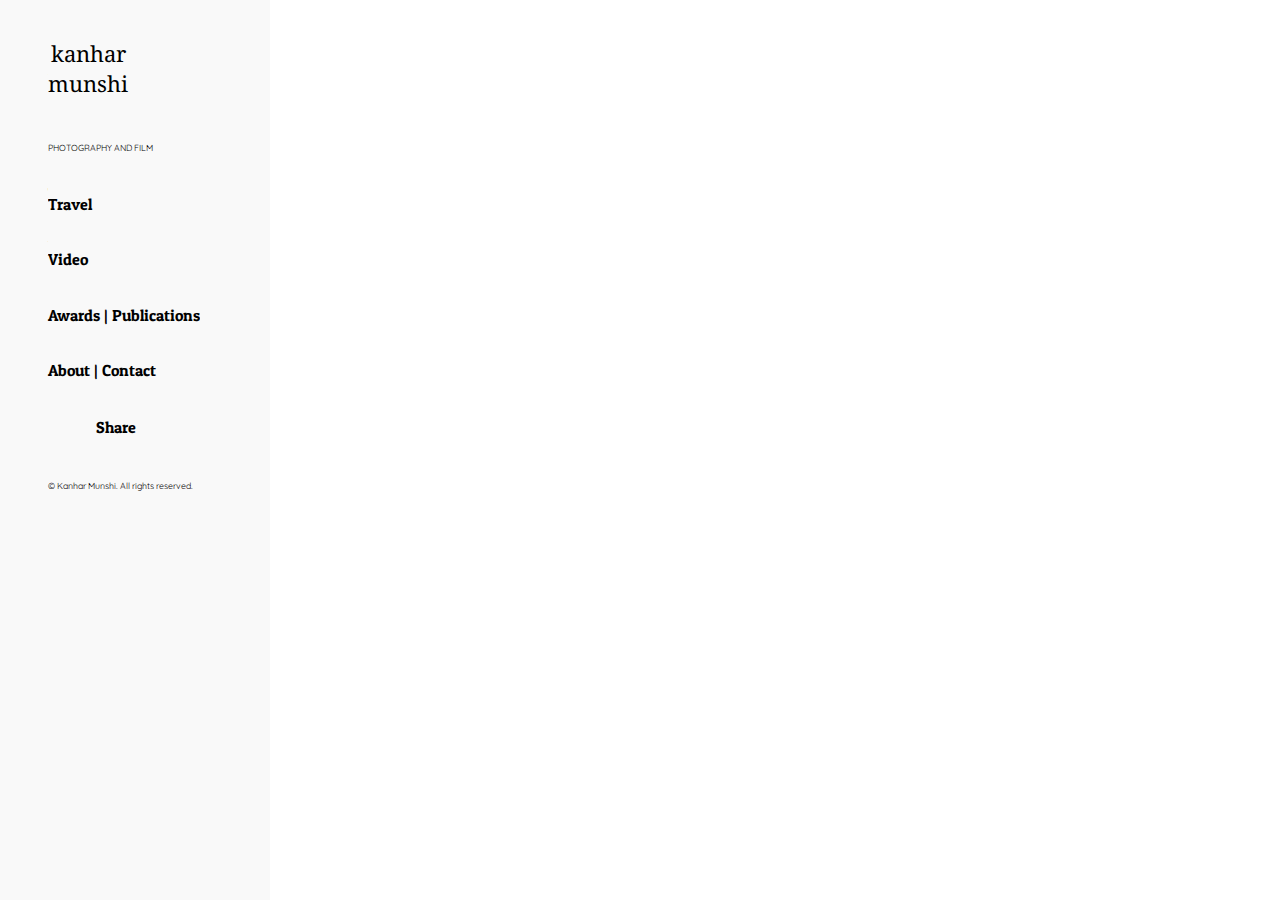
<file: index.html>
<!DOCTYPE html>
<html lang="en">
<head>
    <meta charset="UTF-8">
    <meta http-equiv="X-UA-Compatible" content="IE=edge">
    <meta name="viewport" content="width=device-width, initial-scale=1.0">
    <link rel="stylesheet" href="https://cdnjs.cloudflare.com/ajax/libs/font-awesome/5.15.3/css/all.min.css" integrity="sha512-iBBXm8fW90+nuLcSKlbmrPcLa0OT92xO1BIsZ+ywDWZCvqsWgccV3gFoRBv0z+8dLJgyAHIhR35VZc2oM/gI1w==" crossorigin="anonymous" referrerpolicy="no-referrer" />
    <link rel="stylesheet" href="css/style.css">
    <title>Kanhar Munshi</title>
</head>
<body>
    
    <!-- Header: main-header -->
    <header id="main-header" class="pl-1">
        <div>
            <a href="#" class="logo-text">kanhar<br /> munshi</a>
        </div>
        <div>
            <span>photography and film</span>
        </div>
        <ul>
            <li><a href="travel.html">Travel</a></li>
            <li><a href="video.html">Video</a></li>
            <li><a href="awards.html">Awards | Publications</a></li>
            <li><a href="contact.html">About | Contact</a></li>
        </ul>
        <div class="social-icons">
            <a href="#"><i class="fab fa-instagram"></i></a>
            <a href="#"><i class="fab fa-facebook"></i></a>
            <a href="#"><i class="fab fa-twitter"></i></a>
            <a href="#"><i class="fab fa-linkedin"></i></a>
            <a href="#">Share</a>
        </div>
        <div>
            <span>&copy; Kanhar Munshi. All rights reserved.</span>
        </div>
    </header>

</body>
</html>
</file>
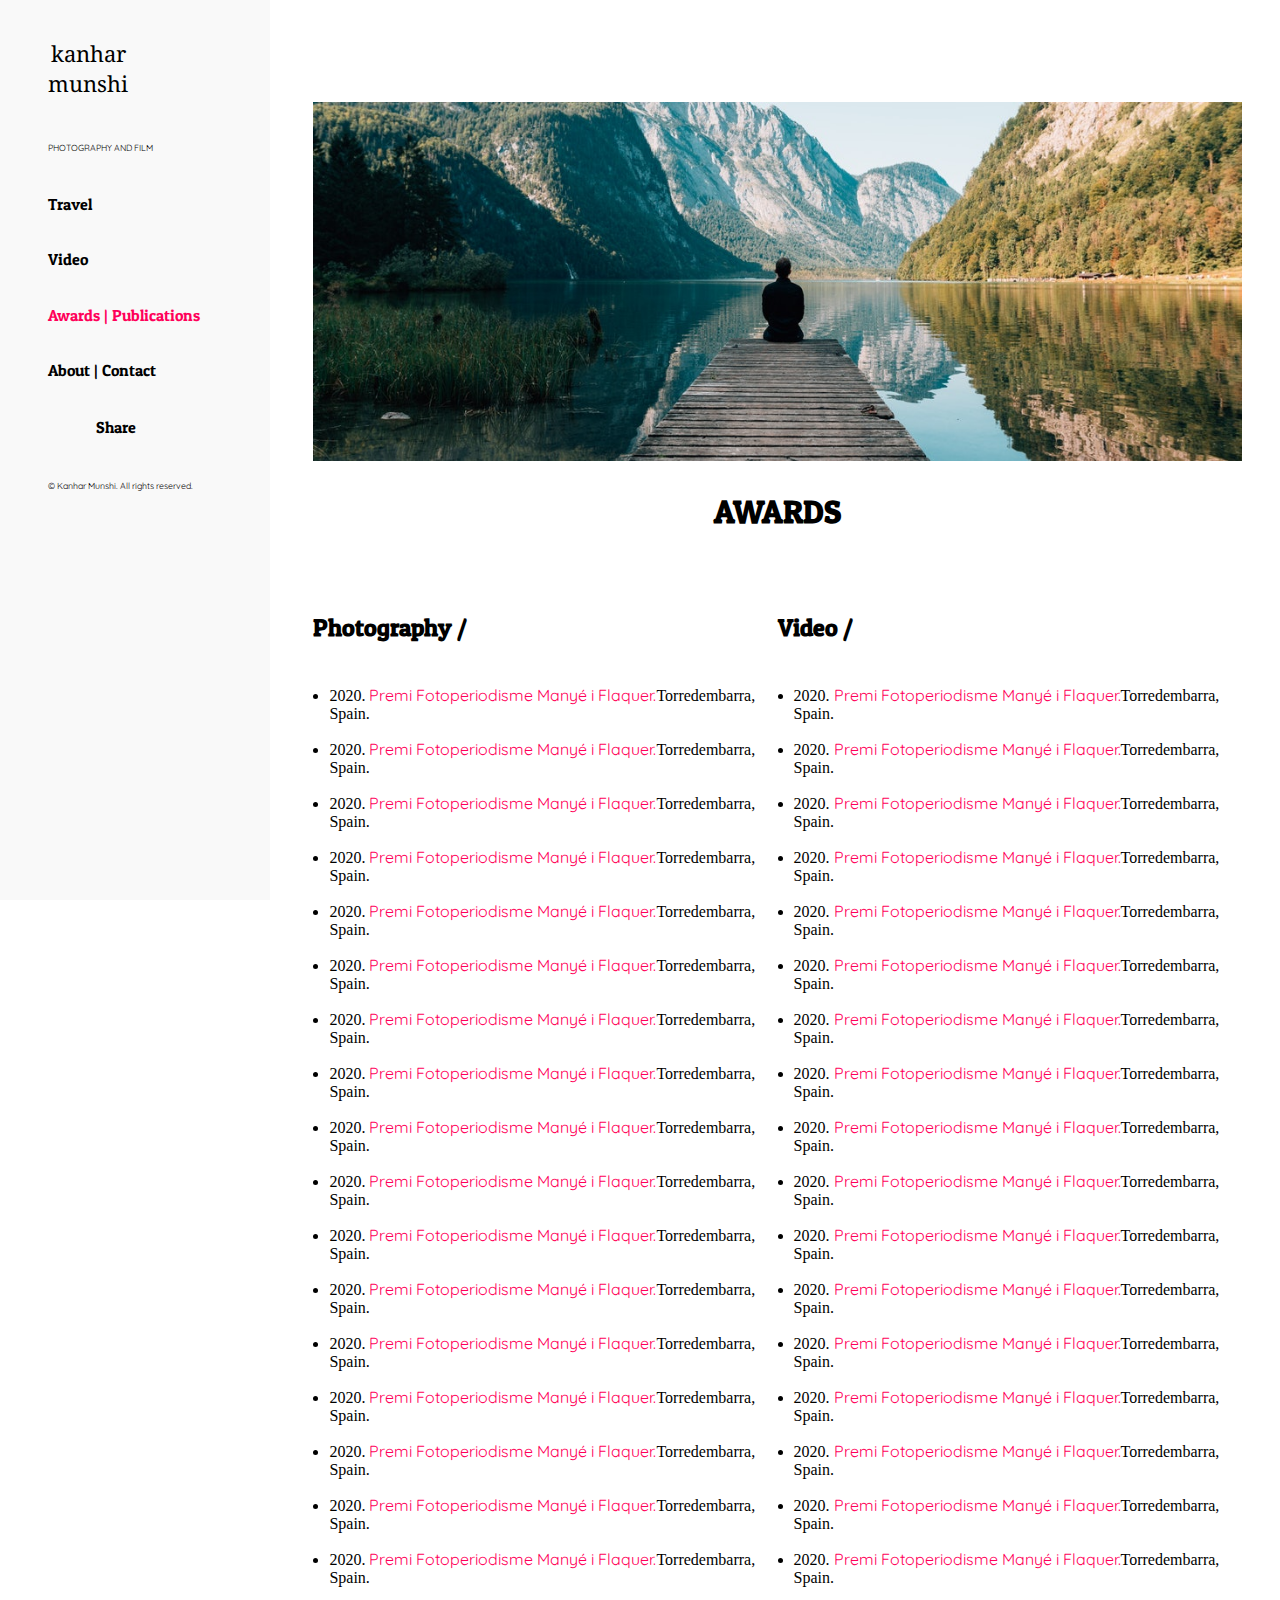
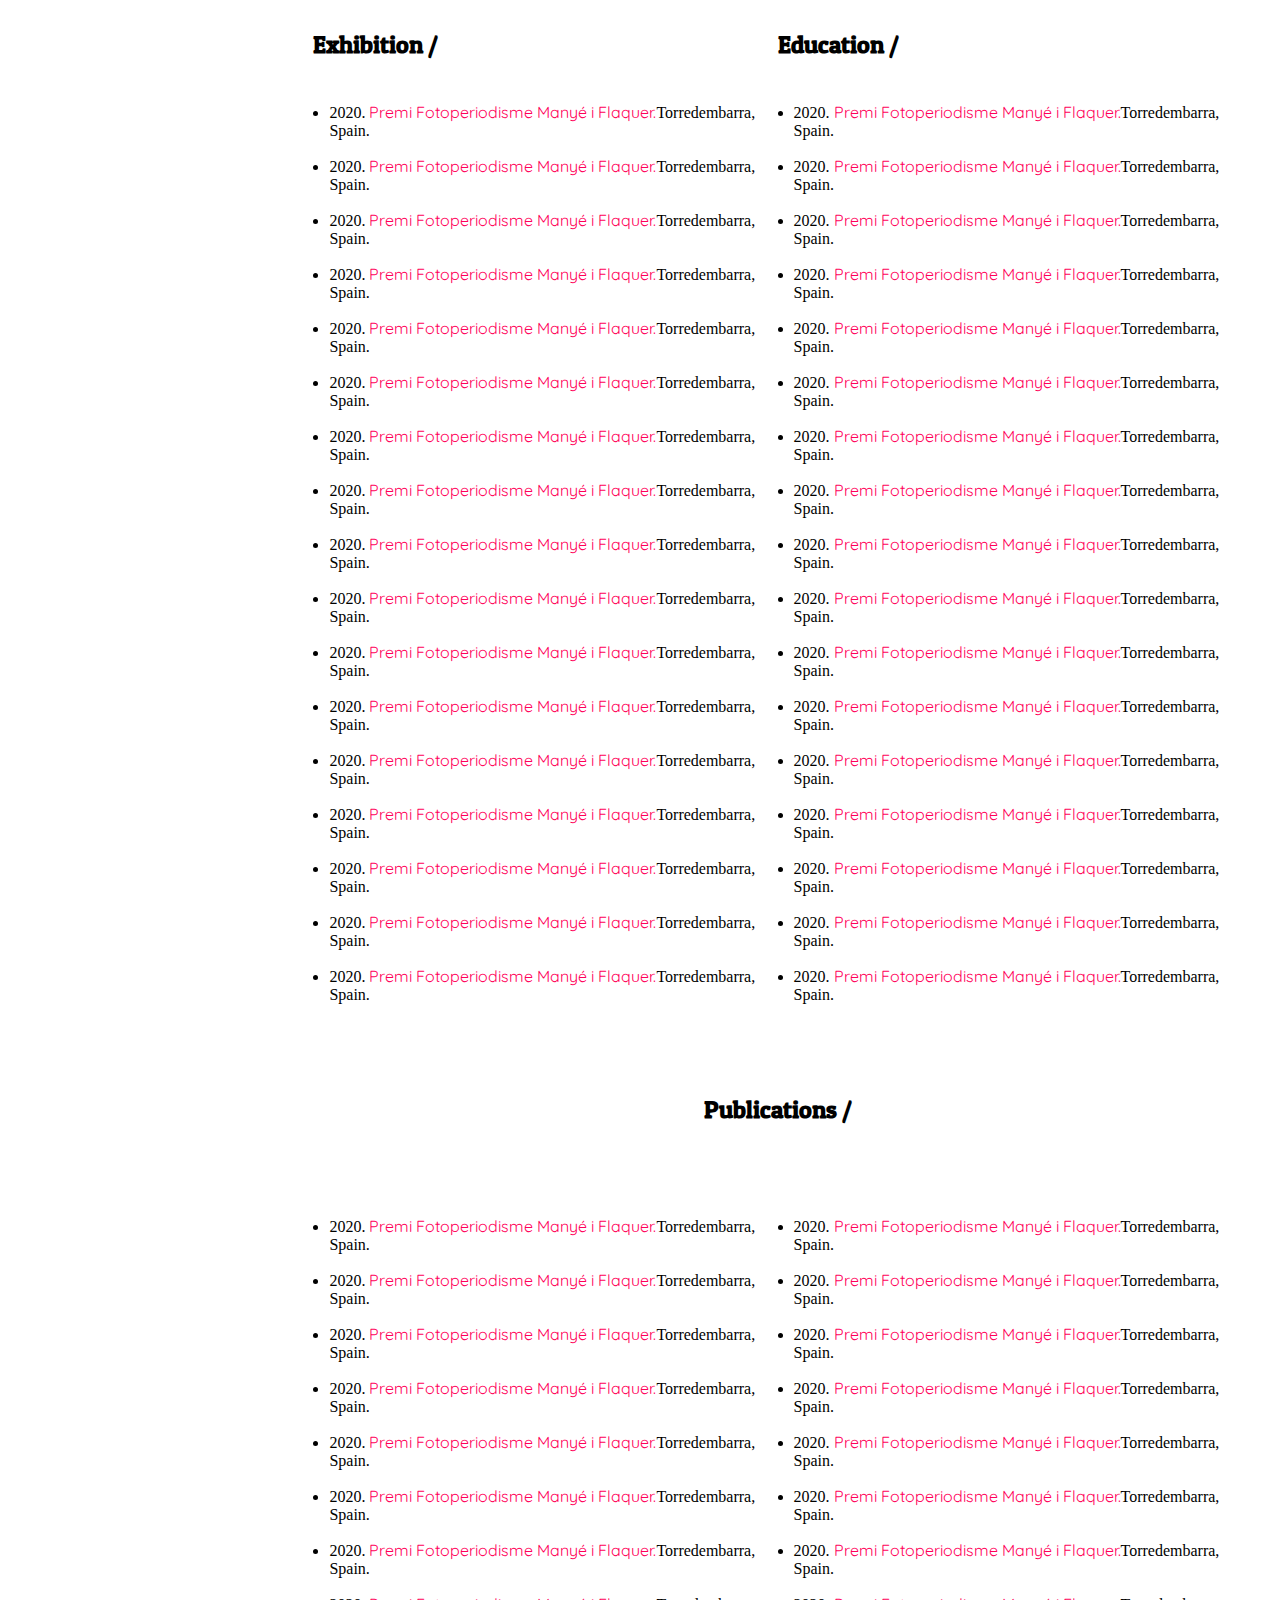
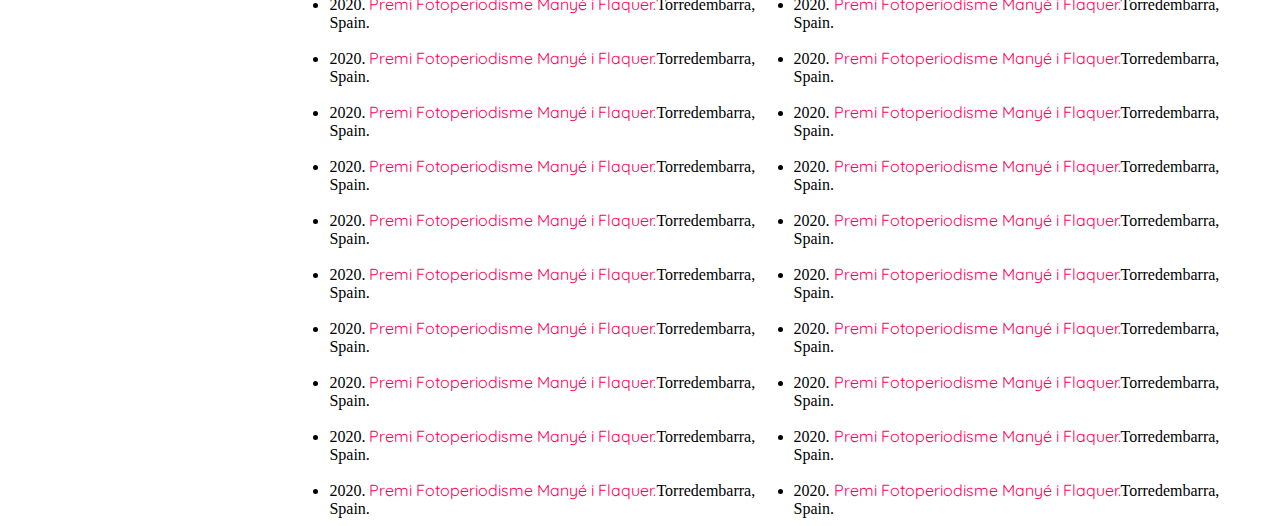
<file: awards.html>
<!DOCTYPE html>
<html lang="en">
<head>
    <meta charset="UTF-8">
    <meta http-equiv="X-UA-Compatible" content="IE=edge">
    <meta name="viewport" content="width=device-width, initial-scale=1.0">
    <link rel="stylesheet" href="https://cdnjs.cloudflare.com/ajax/libs/font-awesome/5.15.3/css/all.min.css" integrity="sha512-iBBXm8fW90+nuLcSKlbmrPcLa0OT92xO1BIsZ+ywDWZCvqsWgccV3gFoRBv0z+8dLJgyAHIhR35VZc2oM/gI1w==" crossorigin="anonymous" referrerpolicy="no-referrer" />
    <link rel="stylesheet" href="css/style.css">
    <title>Kanhar Munshi | Awards and publications</title>
</head>
<body>

    <!-- nav-btn -->
    <div id="nav-btn">
        <i class="fas fa-bars"></i>
    </div>

    <!-- Header: main-header -->
    <header id="main-header" class="pl-1">
        <div>
            <a href="#" class="logo-text">kanhar<br /> munshi</a>
        </div>
        <div>
            <span>photography and film</span>
        </div>
        <ul>
            <li><a href="travel.html">Travel</a></li>
            <li><a href="video.html">Video</a></li>
            <li><a href="#" class="active">Awards | Publications</a></li>
            <li><a href="contact.html">About | Contact</a></li>
        </ul>
        <div class="social-icons">
            <a href="#"><i class="fab fa-instagram"></i></a>
            <a href="#"><i class="fab fa-facebook"></i></a>
            <a href="#"><i class="fab fa-twitter"></i></a>
            <a href="#"><i class="fab fa-linkedin"></i></a>
            <a href="#">Share</a>
        </div>
        <div>
            <span>&copy; Kanhar Munshi. All rights reserved.</span>
        </div>
    </header>

    <!-- Section: awards -->
    <section id="awards">
        <div class="container awards-container">
            <div class="top-item">
                <div class="img-div">
                    <img src="img/img_about.jpg" alt="">
                </div>
                <h2>Awards</h2>
            </div>
            <div class="description-items">
                <div class="photography">
                    <h3>Photography /</h3>
                    <ul>
                        <li>2020. <a href="#" class="active"> Premi Fotoperiodisme Manyé i Flaquer.</a>Torredembarra, Spain.</li>
                        <li>2020. <a href="#" class="active"> Premi Fotoperiodisme Manyé i Flaquer.</a>Torredembarra, Spain.</li>
                        <li>2020. <a href="#" class="active"> Premi Fotoperiodisme Manyé i Flaquer.</a>Torredembarra, Spain.</li>
                        <li>2020. <a href="#" class="active"> Premi Fotoperiodisme Manyé i Flaquer.</a>Torredembarra, Spain.</li>
                        <li>2020. <a href="#" class="active"> Premi Fotoperiodisme Manyé i Flaquer.</a>Torredembarra, Spain.</li>
                        <li>2020. <a href="#" class="active"> Premi Fotoperiodisme Manyé i Flaquer.</a>Torredembarra, Spain.</li>
                        <li>2020. <a href="#" class="active"> Premi Fotoperiodisme Manyé i Flaquer.</a>Torredembarra, Spain.</li>
                        <li>2020. <a href="#" class="active"> Premi Fotoperiodisme Manyé i Flaquer.</a>Torredembarra, Spain.</li>
                        <li>2020. <a href="#" class="active"> Premi Fotoperiodisme Manyé i Flaquer.</a>Torredembarra, Spain.</li>
                        <li>2020. <a href="#" class="active"> Premi Fotoperiodisme Manyé i Flaquer.</a>Torredembarra, Spain.</li>
                        <li>2020. <a href="#" class="active"> Premi Fotoperiodisme Manyé i Flaquer.</a>Torredembarra, Spain.</li>
                        <li>2020. <a href="#" class="active"> Premi Fotoperiodisme Manyé i Flaquer.</a>Torredembarra, Spain.</li>
                        <li>2020. <a href="#" class="active"> Premi Fotoperiodisme Manyé i Flaquer.</a>Torredembarra, Spain.</li>
                        <li>2020. <a href="#" class="active"> Premi Fotoperiodisme Manyé i Flaquer.</a>Torredembarra, Spain.</li>
                        <li>2020. <a href="#" class="active"> Premi Fotoperiodisme Manyé i Flaquer.</a>Torredembarra, Spain.</li>
                        <li>2020. <a href="#" class="active"> Premi Fotoperiodisme Manyé i Flaquer.</a>Torredembarra, Spain.</li>
                        <li>2020. <a href="#" class="active"> Premi Fotoperiodisme Manyé i Flaquer.</a>Torredembarra, Spain.</li>
                    </ul>
                </div>
                <div class="video">
                    <h3>Video /</h3>
                    <ul>
                        <li>2020. <a href="#" class="active"> Premi Fotoperiodisme Manyé i Flaquer.</a>Torredembarra, Spain.</li>
                        <li>2020. <a href="#" class="active"> Premi Fotoperiodisme Manyé i Flaquer.</a>Torredembarra, Spain.</li>
                        <li>2020. <a href="#" class="active"> Premi Fotoperiodisme Manyé i Flaquer.</a>Torredembarra, Spain.</li>
                        <li>2020. <a href="#" class="active"> Premi Fotoperiodisme Manyé i Flaquer.</a>Torredembarra, Spain.</li>
                        <li>2020. <a href="#" class="active"> Premi Fotoperiodisme Manyé i Flaquer.</a>Torredembarra, Spain.</li>
                        <li>2020. <a href="#" class="active"> Premi Fotoperiodisme Manyé i Flaquer.</a>Torredembarra, Spain.</li>
                        <li>2020. <a href="#" class="active"> Premi Fotoperiodisme Manyé i Flaquer.</a>Torredembarra, Spain.</li>
                        <li>2020. <a href="#" class="active"> Premi Fotoperiodisme Manyé i Flaquer.</a>Torredembarra, Spain.</li>
                        <li>2020. <a href="#" class="active"> Premi Fotoperiodisme Manyé i Flaquer.</a>Torredembarra, Spain.</li>
                        <li>2020. <a href="#" class="active"> Premi Fotoperiodisme Manyé i Flaquer.</a>Torredembarra, Spain.</li>
                        <li>2020. <a href="#" class="active"> Premi Fotoperiodisme Manyé i Flaquer.</a>Torredembarra, Spain.</li>
                        <li>2020. <a href="#" class="active"> Premi Fotoperiodisme Manyé i Flaquer.</a>Torredembarra, Spain.</li>
                        <li>2020. <a href="#" class="active"> Premi Fotoperiodisme Manyé i Flaquer.</a>Torredembarra, Spain.</li>
                        <li>2020. <a href="#" class="active"> Premi Fotoperiodisme Manyé i Flaquer.</a>Torredembarra, Spain.</li>
                        <li>2020. <a href="#" class="active"> Premi Fotoperiodisme Manyé i Flaquer.</a>Torredembarra, Spain.</li>
                        <li>2020. <a href="#" class="active"> Premi Fotoperiodisme Manyé i Flaquer.</a>Torredembarra, Spain.</li>
                        <li>2020. <a href="#" class="active"> Premi Fotoperiodisme Manyé i Flaquer.</a>Torredembarra, Spain.</li>
                    </ul>
                </div>
                <div class="video">
                    <h3>Exhibition /</h3>
                    <ul>
                        <li>2020. <a href="#" class="active"> Premi Fotoperiodisme Manyé i Flaquer.</a>Torredembarra, Spain.</li>
                        <li>2020. <a href="#" class="active"> Premi Fotoperiodisme Manyé i Flaquer.</a>Torredembarra, Spain.</li>
                        <li>2020. <a href="#" class="active"> Premi Fotoperiodisme Manyé i Flaquer.</a>Torredembarra, Spain.</li>
                        <li>2020. <a href="#" class="active"> Premi Fotoperiodisme Manyé i Flaquer.</a>Torredembarra, Spain.</li>
                        <li>2020. <a href="#" class="active"> Premi Fotoperiodisme Manyé i Flaquer.</a>Torredembarra, Spain.</li>
                        <li>2020. <a href="#" class="active"> Premi Fotoperiodisme Manyé i Flaquer.</a>Torredembarra, Spain.</li>
                        <li>2020. <a href="#" class="active"> Premi Fotoperiodisme Manyé i Flaquer.</a>Torredembarra, Spain.</li>
                        <li>2020. <a href="#" class="active"> Premi Fotoperiodisme Manyé i Flaquer.</a>Torredembarra, Spain.</li>
                        <li>2020. <a href="#" class="active"> Premi Fotoperiodisme Manyé i Flaquer.</a>Torredembarra, Spain.</li>
                        <li>2020. <a href="#" class="active"> Premi Fotoperiodisme Manyé i Flaquer.</a>Torredembarra, Spain.</li>
                        <li>2020. <a href="#" class="active"> Premi Fotoperiodisme Manyé i Flaquer.</a>Torredembarra, Spain.</li>
                        <li>2020. <a href="#" class="active"> Premi Fotoperiodisme Manyé i Flaquer.</a>Torredembarra, Spain.</li>
                        <li>2020. <a href="#" class="active"> Premi Fotoperiodisme Manyé i Flaquer.</a>Torredembarra, Spain.</li>
                        <li>2020. <a href="#" class="active"> Premi Fotoperiodisme Manyé i Flaquer.</a>Torredembarra, Spain.</li>
                        <li>2020. <a href="#" class="active"> Premi Fotoperiodisme Manyé i Flaquer.</a>Torredembarra, Spain.</li>
                        <li>2020. <a href="#" class="active"> Premi Fotoperiodisme Manyé i Flaquer.</a>Torredembarra, Spain.</li>
                        <li>2020. <a href="#" class="active"> Premi Fotoperiodisme Manyé i Flaquer.</a>Torredembarra, Spain.</li>
                    </ul>
                </div>
                <div class="video">
                    <h3>Education /</h3>
                    <ul>
                        <li>2020. <a href="#" class="active"> Premi Fotoperiodisme Manyé i Flaquer.</a>Torredembarra, Spain.</li>
                        <li>2020. <a href="#" class="active"> Premi Fotoperiodisme Manyé i Flaquer.</a>Torredembarra, Spain.</li>
                        <li>2020. <a href="#" class="active"> Premi Fotoperiodisme Manyé i Flaquer.</a>Torredembarra, Spain.</li>
                        <li>2020. <a href="#" class="active"> Premi Fotoperiodisme Manyé i Flaquer.</a>Torredembarra, Spain.</li>
                        <li>2020. <a href="#" class="active"> Premi Fotoperiodisme Manyé i Flaquer.</a>Torredembarra, Spain.</li>
                        <li>2020. <a href="#" class="active"> Premi Fotoperiodisme Manyé i Flaquer.</a>Torredembarra, Spain.</li>
                        <li>2020. <a href="#" class="active"> Premi Fotoperiodisme Manyé i Flaquer.</a>Torredembarra, Spain.</li>
                        <li>2020. <a href="#" class="active"> Premi Fotoperiodisme Manyé i Flaquer.</a>Torredembarra, Spain.</li>
                        <li>2020. <a href="#" class="active"> Premi Fotoperiodisme Manyé i Flaquer.</a>Torredembarra, Spain.</li>
                        <li>2020. <a href="#" class="active"> Premi Fotoperiodisme Manyé i Flaquer.</a>Torredembarra, Spain.</li>
                        <li>2020. <a href="#" class="active"> Premi Fotoperiodisme Manyé i Flaquer.</a>Torredembarra, Spain.</li>
                        <li>2020. <a href="#" class="active"> Premi Fotoperiodisme Manyé i Flaquer.</a>Torredembarra, Spain.</li>
                        <li>2020. <a href="#" class="active"> Premi Fotoperiodisme Manyé i Flaquer.</a>Torredembarra, Spain.</li>
                        <li>2020. <a href="#" class="active"> Premi Fotoperiodisme Manyé i Flaquer.</a>Torredembarra, Spain.</li>
                        <li>2020. <a href="#" class="active"> Premi Fotoperiodisme Manyé i Flaquer.</a>Torredembarra, Spain.</li>
                        <li>2020. <a href="#" class="active"> Premi Fotoperiodisme Manyé i Flaquer.</a>Torredembarra, Spain.</li>
                        <li>2020. <a href="#" class="active"> Premi Fotoperiodisme Manyé i Flaquer.</a>Torredembarra, Spain.</li>
                    </ul>
                </div>
                <div class="publications">
                    <h3>Publications /</h3>
                    <div class="publication-items">
                        <ul>
                            <li>2020. <a href="#" class="active"> Premi Fotoperiodisme Manyé i Flaquer.</a>Torredembarra, Spain.</li>
                            <li>2020. <a href="#" class="active"> Premi Fotoperiodisme Manyé i Flaquer.</a>Torredembarra, Spain.</li>
                            <li>2020. <a href="#" class="active"> Premi Fotoperiodisme Manyé i Flaquer.</a>Torredembarra, Spain.</li>
                            <li>2020. <a href="#" class="active"> Premi Fotoperiodisme Manyé i Flaquer.</a>Torredembarra, Spain.</li>
                            <li>2020. <a href="#" class="active"> Premi Fotoperiodisme Manyé i Flaquer.</a>Torredembarra, Spain.</li>
                            <li>2020. <a href="#" class="active"> Premi Fotoperiodisme Manyé i Flaquer.</a>Torredembarra, Spain.</li>
                            <li>2020. <a href="#" class="active"> Premi Fotoperiodisme Manyé i Flaquer.</a>Torredembarra, Spain.</li>
                            <li>2020. <a href="#" class="active"> Premi Fotoperiodisme Manyé i Flaquer.</a>Torredembarra, Spain.</li>
                            <li>2020. <a href="#" class="active"> Premi Fotoperiodisme Manyé i Flaquer.</a>Torredembarra, Spain.</li>
                            <li>2020. <a href="#" class="active"> Premi Fotoperiodisme Manyé i Flaquer.</a>Torredembarra, Spain.</li>
                            <li>2020. <a href="#" class="active"> Premi Fotoperiodisme Manyé i Flaquer.</a>Torredembarra, Spain.</li>
                            <li>2020. <a href="#" class="active"> Premi Fotoperiodisme Manyé i Flaquer.</a>Torredembarra, Spain.</li>
                            <li>2020. <a href="#" class="active"> Premi Fotoperiodisme Manyé i Flaquer.</a>Torredembarra, Spain.</li>
                            <li>2020. <a href="#" class="active"> Premi Fotoperiodisme Manyé i Flaquer.</a>Torredembarra, Spain.</li>
                            <li>2020. <a href="#" class="active"> Premi Fotoperiodisme Manyé i Flaquer.</a>Torredembarra, Spain.</li>
                            <li>2020. <a href="#" class="active"> Premi Fotoperiodisme Manyé i Flaquer.</a>Torredembarra, Spain.</li>
                            <li>2020. <a href="#" class="active"> Premi Fotoperiodisme Manyé i Flaquer.</a>Torredembarra, Spain.</li>
                        </ul>
                        <ul>
                            <li>2020. <a href="#" class="active"> Premi Fotoperiodisme Manyé i Flaquer.</a>Torredembarra, Spain.</li>
                            <li>2020. <a href="#" class="active"> Premi Fotoperiodisme Manyé i Flaquer.</a>Torredembarra, Spain.</li>
                            <li>2020. <a href="#" class="active"> Premi Fotoperiodisme Manyé i Flaquer.</a>Torredembarra, Spain.</li>
                            <li>2020. <a href="#" class="active"> Premi Fotoperiodisme Manyé i Flaquer.</a>Torredembarra, Spain.</li>
                            <li>2020. <a href="#" class="active"> Premi Fotoperiodisme Manyé i Flaquer.</a>Torredembarra, Spain.</li>
                            <li>2020. <a href="#" class="active"> Premi Fotoperiodisme Manyé i Flaquer.</a>Torredembarra, Spain.</li>
                            <li>2020. <a href="#" class="active"> Premi Fotoperiodisme Manyé i Flaquer.</a>Torredembarra, Spain.</li>
                            <li>2020. <a href="#" class="active"> Premi Fotoperiodisme Manyé i Flaquer.</a>Torredembarra, Spain.</li>
                            <li>2020. <a href="#" class="active"> Premi Fotoperiodisme Manyé i Flaquer.</a>Torredembarra, Spain.</li>
                            <li>2020. <a href="#" class="active"> Premi Fotoperiodisme Manyé i Flaquer.</a>Torredembarra, Spain.</li>
                            <li>2020. <a href="#" class="active"> Premi Fotoperiodisme Manyé i Flaquer.</a>Torredembarra, Spain.</li>
                            <li>2020. <a href="#" class="active"> Premi Fotoperiodisme Manyé i Flaquer.</a>Torredembarra, Spain.</li>
                            <li>2020. <a href="#" class="active"> Premi Fotoperiodisme Manyé i Flaquer.</a>Torredembarra, Spain.</li>
                            <li>2020. <a href="#" class="active"> Premi Fotoperiodisme Manyé i Flaquer.</a>Torredembarra, Spain.</li>
                            <li>2020. <a href="#" class="active"> Premi Fotoperiodisme Manyé i Flaquer.</a>Torredembarra, Spain.</li>
                            <li>2020. <a href="#" class="active"> Premi Fotoperiodisme Manyé i Flaquer.</a>Torredembarra, Spain.</li>
                            <li>2020. <a href="#" class="active"> Premi Fotoperiodisme Manyé i Flaquer.</a>Torredembarra, Spain.</li>
                        </ul>
                    </div>
                </div>
            </div>
        </div>
    </section>

    <!-- script -->
    <script src="js/script.js"></script>
</body>
</html>
</file>
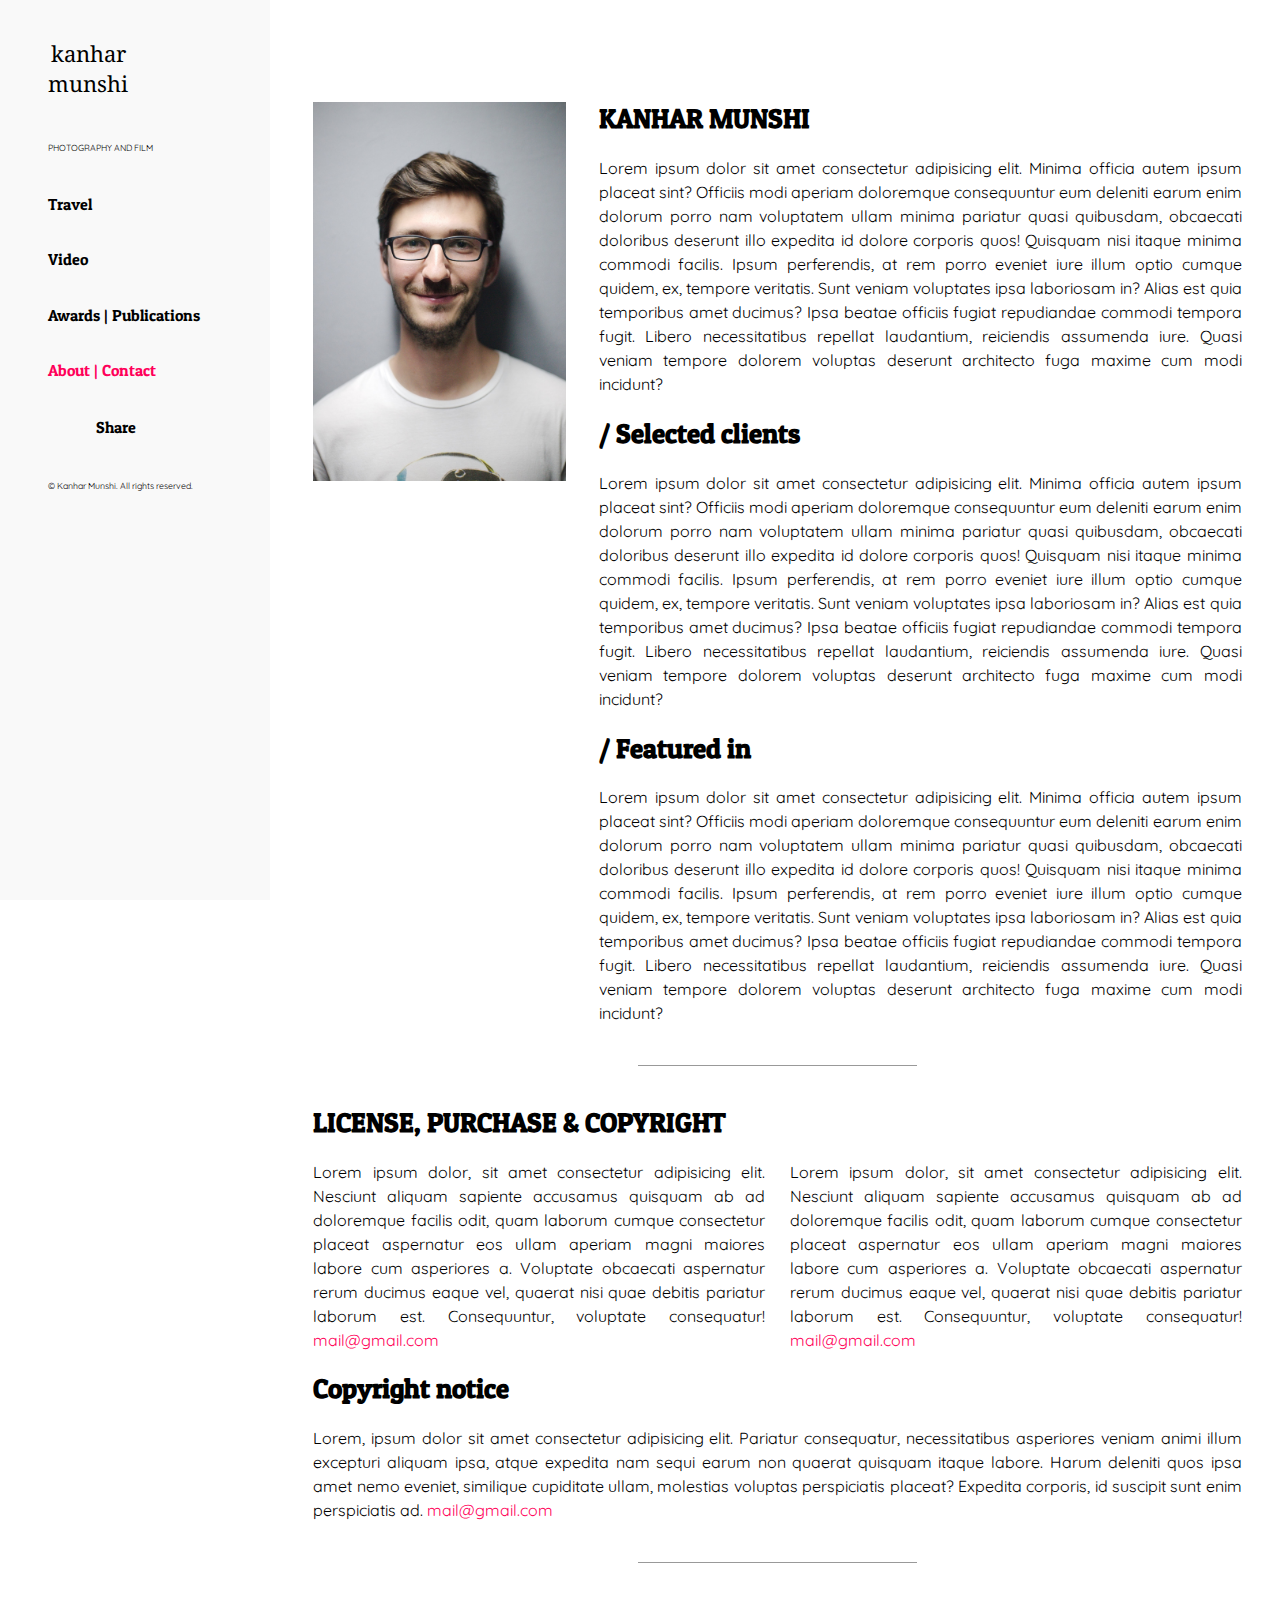
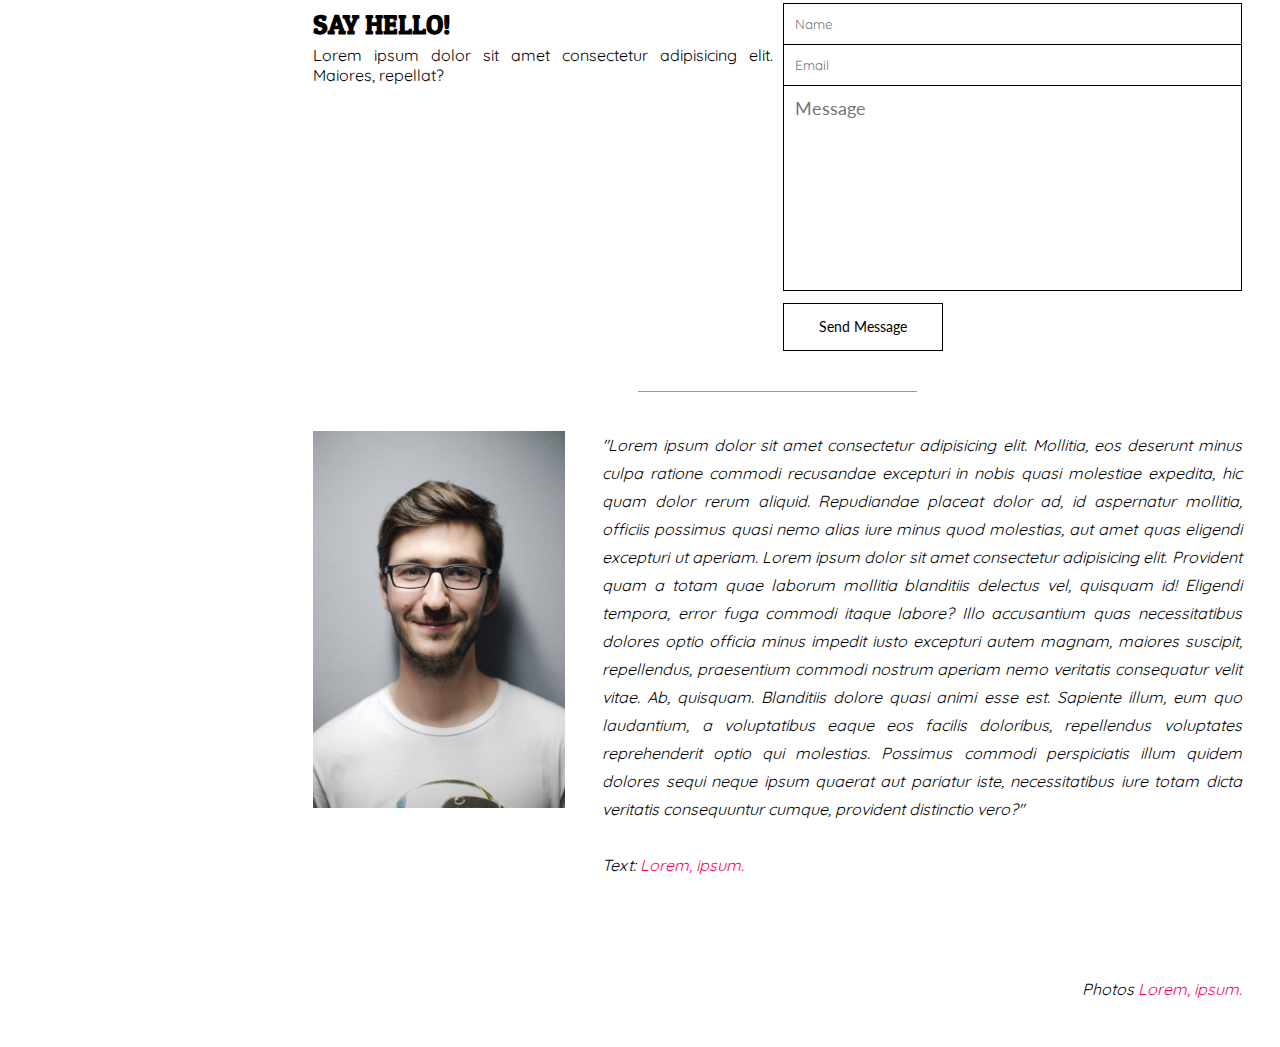
<file: contact.html>
<!DOCTYPE html>
<html lang="en">
<head>
    <meta charset="UTF-8">
    <meta http-equiv="X-UA-Compatible" content="IE=edge">
    <meta name="viewport" content="width=device-width, initial-scale=1.0">
    <link rel="stylesheet" href="https://cdnjs.cloudflare.com/ajax/libs/font-awesome/5.15.3/css/all.min.css" integrity="sha512-iBBXm8fW90+nuLcSKlbmrPcLa0OT92xO1BIsZ+ywDWZCvqsWgccV3gFoRBv0z+8dLJgyAHIhR35VZc2oM/gI1w==" crossorigin="anonymous" referrerpolicy="no-referrer" />
    <link rel="stylesheet" href="css/style.css">
    <title>Kanhar Munshi | Travel</title>
</head>
<body>

    <!-- nav-btn -->
    <div id="nav-btn">
        <i class="fas fa-bars"></i>
    </div>

    <!-- Header: main-header -->
    <header id="main-header" class="pl-1">
        <div>
            <a href="#" class="logo-text">kanhar<br /> munshi</a>
        </div>
        <div>
            <span>photography and film</span>
        </div>
        <ul>
            <li><a href="travel.html">Travel</a></li>
            <li><a href="video.html">Video</a></li>
            <li><a href="awards.html">Awards | Publications</a></li>
            <li><a href="#" class="active">About | Contact</a></li>
        </ul>
        <div class="social-icons">
            <a href="#"><i class="fab fa-instagram"></i></a>
            <a href="#"><i class="fab fa-facebook"></i></a>
            <a href="#"><i class="fab fa-twitter"></i></a>
            <a href="#"><i class="fab fa-linkedin"></i></a>
            <a href="#">Share</a>
        </div>
        <div>
            <span>&copy; Kanhar Munshi. All rights reserved.</span>
        </div>
    </header>

    <!-- Section: Contact -->
    <section id="contact">
        <div class="continer contact-container">
            <div class="first-contact-item">
                <div class="img-container">
                    <img src="img/portrait.jpg" alt="">
                </div>
                <div class="text-container">
                    <div class="first-item">
                        <h3>Kanhar Munshi</h3>
                        <p>Lorem ipsum dolor sit amet consectetur adipisicing elit. Minima officia autem ipsum placeat sint? Officiis modi aperiam doloremque consequuntur eum deleniti earum enim dolorum porro nam voluptatem ullam minima pariatur quasi quibusdam, obcaecati doloribus deserunt illo expedita id dolore corporis quos! Quisquam nisi itaque minima commodi facilis. Ipsum perferendis, at rem porro eveniet iure illum optio cumque quidem, ex, tempore veritatis. Sunt veniam voluptates ipsa laboriosam in? Alias est quia temporibus amet ducimus? Ipsa beatae officiis fugiat repudiandae commodi tempora fugit. Libero necessitatibus repellat laudantium, reiciendis assumenda iure. Quasi veniam tempore dolorem voluptas deserunt architecto fuga maxime cum modi incidunt?</p>
                    </div>
                    <div class="second-item">
                        <h3>/ Selected clients</h3>
                        <p>Lorem ipsum dolor sit amet consectetur adipisicing elit. Minima officia autem ipsum placeat sint? Officiis modi aperiam doloremque consequuntur eum deleniti earum enim dolorum porro nam voluptatem ullam minima pariatur quasi quibusdam, obcaecati doloribus deserunt illo expedita id dolore corporis quos! Quisquam nisi itaque minima commodi facilis. Ipsum perferendis, at rem porro eveniet iure illum optio cumque quidem, ex, tempore veritatis. Sunt veniam voluptates ipsa laboriosam in? Alias est quia temporibus amet ducimus? Ipsa beatae officiis fugiat repudiandae commodi tempora fugit. Libero necessitatibus repellat laudantium, reiciendis assumenda iure. Quasi veniam tempore dolorem voluptas deserunt architecto fuga maxime cum modi incidunt?</p>
                    </div>
                    <div class="third-item">
                        <h3>/ Featured in</h3>
                        <p>Lorem ipsum dolor sit amet consectetur adipisicing elit. Minima officia autem ipsum placeat sint? Officiis modi aperiam doloremque consequuntur eum deleniti earum enim dolorum porro nam voluptatem ullam minima pariatur quasi quibusdam, obcaecati doloribus deserunt illo expedita id dolore corporis quos! Quisquam nisi itaque minima commodi facilis. Ipsum perferendis, at rem porro eveniet iure illum optio cumque quidem, ex, tempore veritatis. Sunt veniam voluptates ipsa laboriosam in? Alias est quia temporibus amet ducimus? Ipsa beatae officiis fugiat repudiandae commodi tempora fugit. Libero necessitatibus repellat laudantium, reiciendis assumenda iure. Quasi veniam tempore dolorem voluptas deserunt architecto fuga maxime cum modi incidunt?</p>
                    </div>
                </div>
            </div>
            <div class="liner"></div>
            <div class="second-contact-item">
                <h4>LICENSE, PURCHASE & COPYRIGHT</h4>
                <div class="paras">
                    <p>Lorem ipsum dolor, sit amet consectetur adipisicing elit. Nesciunt aliquam sapiente accusamus quisquam ab ad doloremque facilis odit, quam laborum cumque consectetur placeat aspernatur eos ullam aperiam magni maiores labore cum asperiores a. Voluptate obcaecati aspernatur rerum ducimus eaque vel, quaerat nisi quae debitis pariatur laborum est. Consequuntur, voluptate consequatur! <span class="active">mail@gmail.com</span></p>
                    <p>Lorem ipsum dolor, sit amet consectetur adipisicing elit. Nesciunt aliquam sapiente accusamus quisquam ab ad doloremque facilis odit, quam laborum cumque consectetur placeat aspernatur eos ullam aperiam magni maiores labore cum asperiores a. Voluptate obcaecati aspernatur rerum ducimus eaque vel, quaerat nisi quae debitis pariatur laborum est. Consequuntur, voluptate consequatur! <span class="active">mail@gmail.com</span></p>
                </div>
            </div>
            <div class="third-contact-item">
                <h5>Copyright notice</h5>
                <p>Lorem, ipsum dolor sit amet consectetur adipisicing elit. Pariatur consequatur, necessitatibus asperiores veniam animi illum excepturi aliquam ipsa, atque expedita nam sequi earum non quaerat quisquam itaque labore. Harum deleniti quos ipsa amet nemo eveniet, similique cupiditate ullam, molestias voluptas perspiciatis placeat? Expedita corporis, id suscipit sunt enim perspiciatis ad. <span class="active">mail@gmail.com</span></p>
            </div>
            <div class="liner"></div>
            <div class="fourth-contact-item">
                <div class="first-child">
                    <h6>SAY HELLO!</h6>
                    <p>Lorem ipsum dolor sit amet consectetur adipisicing elit. Maiores, repellat?</p>
                </div>
                <form method="" action="" class="second-child">
                    <div class="wrapper-item">                    
                        <div class="form-group">
                            <input type="text" name="name" id="name" placeholder="Name">
                        </div>
                        <div class="form-group">
                            <input type="email" name="email" id="email" placeholder="Email">
                        </div>
                        <div class="form-group">
                            <textarea name="message" id="message" placeholder="Message"></textarea>
                        </div>
                    </div>
                    <input type="submit" value="Send Message">
                </form>
            </div>
            <div class="liner"></div>
            <div class="fifth-contact-item">
                <div class="img-container">
                    <img src="img/portrait.jpg" alt="">
                </div>
                <div class="text-c">
                    "Lorem ipsum dolor sit amet consectetur adipisicing elit. Mollitia, eos deserunt minus culpa ratione commodi recusandae excepturi in nobis quasi molestiae expedita, hic quam dolor rerum aliquid. Repudiandae placeat dolor ad, id aspernatur mollitia, officiis possimus quasi nemo alias iure minus quod molestias, aut amet quas eligendi excepturi ut aperiam.
                    Lorem ipsum dolor sit amet consectetur adipisicing elit. Provident quam a totam quae laborum mollitia blanditiis delectus vel, quisquam id! Eligendi tempora, error fuga commodi itaque labore? Illo accusantium quas necessitatibus dolores optio officia minus impedit iusto excepturi autem magnam, maiores suscipit, repellendus, praesentium commodi nostrum aperiam nemo veritatis consequatur velit vitae. Ab, quisquam. Blanditiis dolore quasi animi esse est. Sapiente illum, eum quo laudantium, a voluptatibus eaque eos facilis doloribus, repellendus voluptates reprehenderit optio qui molestias. Possimus commodi perspiciatis illum quidem dolores sequi neque ipsum quaerat aut pariatur iste, necessitatibus iure totam dicta veritatis consequuntur cumque, provident distinctio vero?"
                    <br /><br />Text: <span class="active">Lorem, ipsum.</span>
                </div>
            </div>
            <div class="right-text">
                <div class="right-text-item">
                    <span></span>
                    <p>Photos <a href="#" class="active">Lorem, ipsum.</a></p>
                </div>
            </div>
        </div>
    </section>

    <!-- Section: right-text -->
    <!-- <section id="right-text">
        <div class="container right-text-container">

        </div>
    </section> -->
    
    <!-- script -->
    <script src="js/script.js"></script>
</body>
</html>
</file>
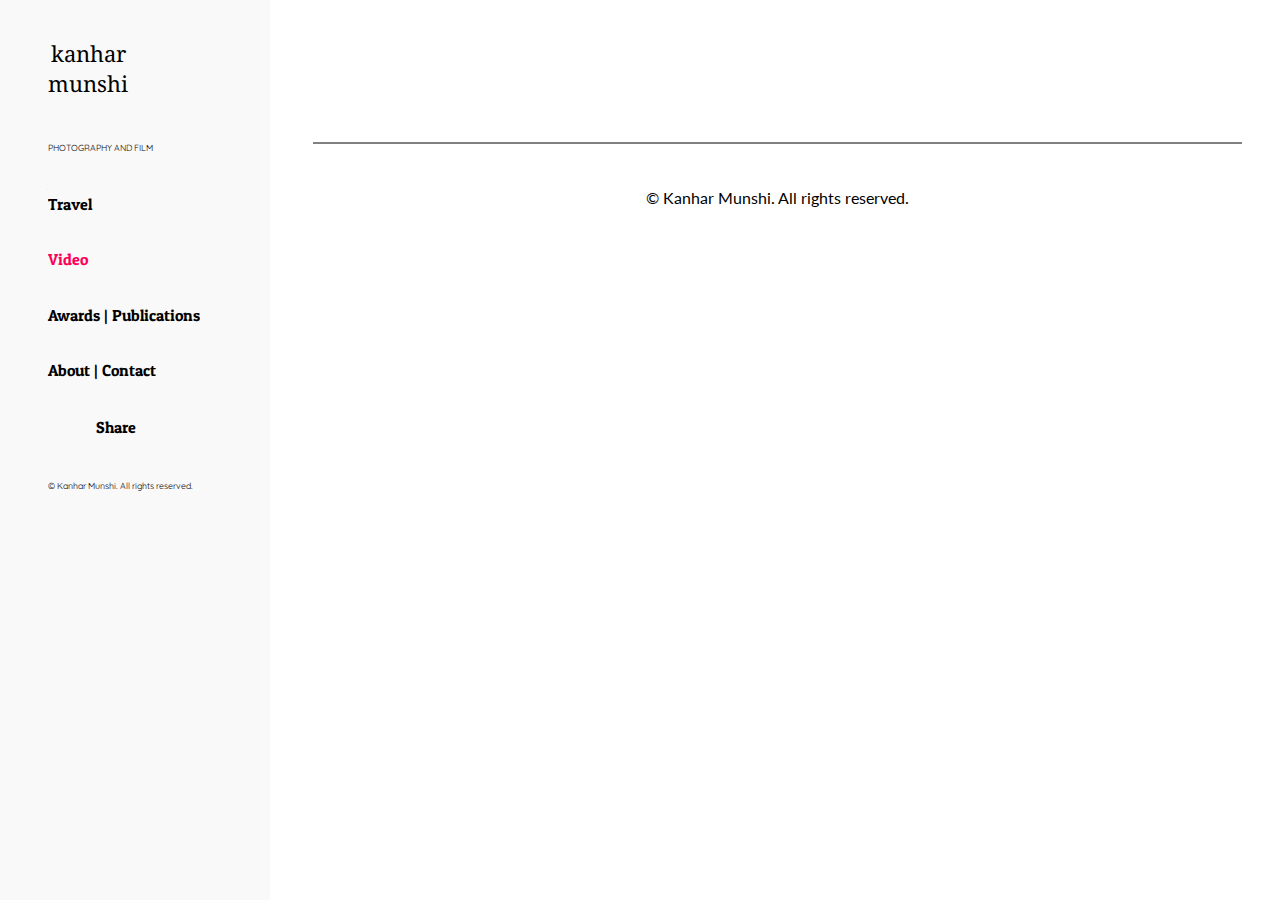
<file: single_video.html>
<!DOCTYPE html>
<html lang="en">
<head>
    <meta charset="UTF-8">
    <meta http-equiv="X-UA-Compatible" content="IE=edge">
    <meta name="viewport" content="width=device-width, initial-scale=1.0">
    <link rel="stylesheet" href="https://cdnjs.cloudflare.com/ajax/libs/font-awesome/5.15.3/css/all.min.css" integrity="sha512-iBBXm8fW90+nuLcSKlbmrPcLa0OT92xO1BIsZ+ywDWZCvqsWgccV3gFoRBv0z+8dLJgyAHIhR35VZc2oM/gI1w==" crossorigin="anonymous" referrerpolicy="no-referrer" />
    <link rel="stylesheet" href="css/style.css">
    <title>Kanhar Munshi</title>
</head>
<body>

    <!-- nav-btn -->
    <div id="nav-btn">
        <i class="fas fa-bars"></i>
    </div>
    
    <!-- Header: main-header -->
    <header id="main-header" class="pl-1">
        <div>
            <a href="#" class="logo-text">kanhar<br /> munshi</a>
        </div>
        <div>
            <span>photography and film</span>
        </div>
        <ul>
            <li><a href="travel.html">Travel</a></li>
            <li><a href="video.html" class="active">Video</a></li>
            <li><a href="awards.html">Awards | Publications</a></li>
            <li><a href="contact.html">About | Contact</a></li>
        </ul>
        <div class="social-icons">
            <a href="#"><i class="fab fa-instagram"></i></a>
            <a href="#"><i class="fab fa-facebook"></i></a>
            <a href="#"><i class="fab fa-twitter"></i></a>
            <a href="#"><i class="fab fa-linkedin"></i></a>
            <a href="#">Share</a>
        </div>
        <div>
            <span>&copy; Kanhar Munshi. All rights reserved.</span>
        </div>
    </header>

    <!-- Section: video-details -->
    <section id="video-details">
        <div class="container video-details-container">
            <h1 class="video-title"></h1>
            <h2 class="video-subtitle"></h2>
            <!-- <ul class="video-text-description" style="display: block;">
                <li></li>
            </ul><br /><br /> -->
        </div>
        <div class="liner-100"></div>
        <div>
            <p class="footer-text">&copy; Kanhar Munshi. All rights reserved.</p>
        </div>
    </section>

    <!-- Script -->
    <script src="js/script.js"></script>
    <script src="js/video.js"></script>
</body>
</html>
</file>
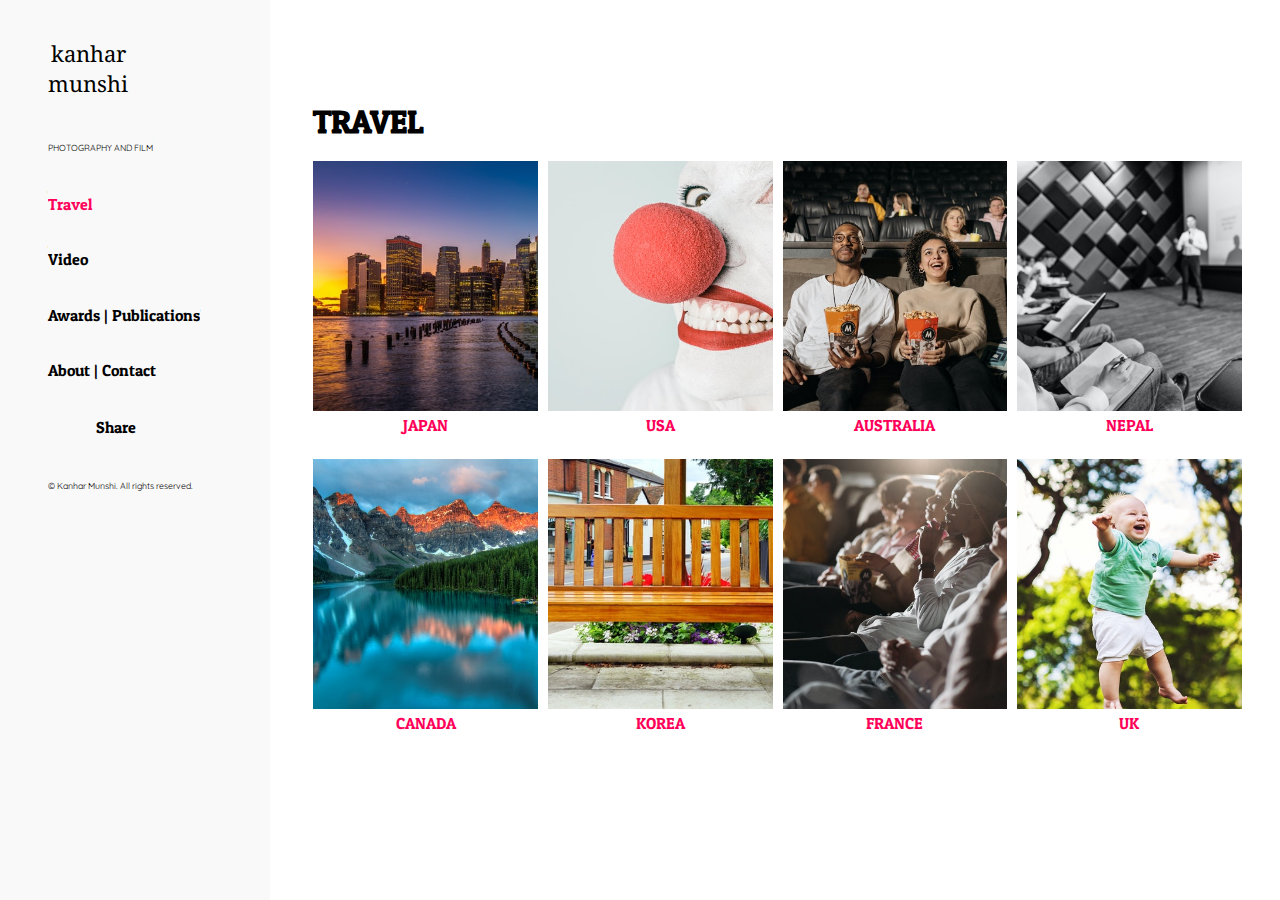
<file: travel.html>
<!DOCTYPE html>
<html lang="en">
<head>
    <meta charset="UTF-8">
    <meta http-equiv="X-UA-Compatible" content="IE=edge">
    <meta name="viewport" content="width=device-width, initial-scale=1.0">
    <link rel="stylesheet" href="https://cdnjs.cloudflare.com/ajax/libs/font-awesome/5.15.3/css/all.min.css" integrity="sha512-iBBXm8fW90+nuLcSKlbmrPcLa0OT92xO1BIsZ+ywDWZCvqsWgccV3gFoRBv0z+8dLJgyAHIhR35VZc2oM/gI1w==" crossorigin="anonymous" referrerpolicy="no-referrer" />
    <link rel="stylesheet" href="css/style.css">
    <title>Kanhar Munshi | Travel</title>
</head>
<body>

    <!-- nav-btn -->
    <div id="nav-btn">
        <i class="fas fa-bars"></i>
    </div>

    <!-- Header: main-header -->
    <header id="main-header" class="pl-1">
        <div>
            <a href="#" class="logo-text">kanhar<br /> munshi</a>
        </div>
        <div>
            <span>photography and film</span>
        </div>
        <ul>
            <li><a href="#" class="active">Travel</a></li>
            <li><a href="video.html">Video</a></li>
            <li><a href="awards.html">Awards | Publications</a></li>
            <li><a href="contact.html">About | Contact</a></li>
        </ul>
        <div class="social-icons">
            <a href="#"><i class="fab fa-instagram"></i></a>
            <a href="#"><i class="fab fa-facebook"></i></a>
            <a href="#"><i class="fab fa-twitter"></i></a>
            <a href="#"><i class="fab fa-linkedin"></i></a>
            <a href="#">Share</a>
        </div>
        <div>
            <span>&copy; Kanhar Munshi. All rights reserved.</span>
        </div>
    </header>

    <!-- Section: travel -->
    <section id="travel">
        <div class="container travel-container">
            <h2>Travel</h2>

            <!-- <div class="travel-items">
                <a href="single_travel.html?travel_city=japan" class="item">
                    <div class="img-container">
                        <img src="img/travel_7.jpg" alt="">
                    </div>
                    <span>japan</span>
                </a>
                <a href="single_travel.html?travel_city=usa" class="item">
                    <div class="img-container">
                        <img src="img/travel_1.jpg" alt="">
                    </div>
                    <span>USA</span>
                </a>
                <a href="single_travel.html?travel_city=australia" class="item">
                    <div class="img-container">
                        <img src="img/travel_2.jpg" alt="">
                    </div>
                    <span>Australia</span>
                </a>
                <a href="single_travel.html?travel_city=nepal" class="item">
                    <div class="img-container">
                        <img src="img/travel_3.jpg" alt="">
                    </div>
                    <span>Nepal</span>
                </a>
                <a href="single_travel.html?travel_city=canada" class="item">
                    <div class="img-container">
                        <img src="img/travel_4.jpg" alt="">
                    </div>
                    <span>Canada</span>
                </a>
                <a href="single_travel.html?travel_city=korea" class="item">
                    <div class="img-container">
                        <img src="img/travel_5.jpg" alt="">
                    </div>
                    <span>Korea</span>
                </a>
                <a href="single_travel.html?travel_city=france" class="item">
                    <div class="img-container">
                        <img src="img/travel_6.jpg" alt="">
                    </div>
                    <span>France</span>
                </a>
                <a href="single_travel.html?travel_city=uk" class="item">
                    <div class="img-container">
                        <img src="img/travel_8.jpg" alt="">
                    </div>
                    <span>UK</span>
                </a>
            </div> -->
        </div>
    </section>
    
    <!-- script -->
    <script src="js/script.js"></script>
    <script src="js/travel.js"></script>
</body>
</html>
</file>
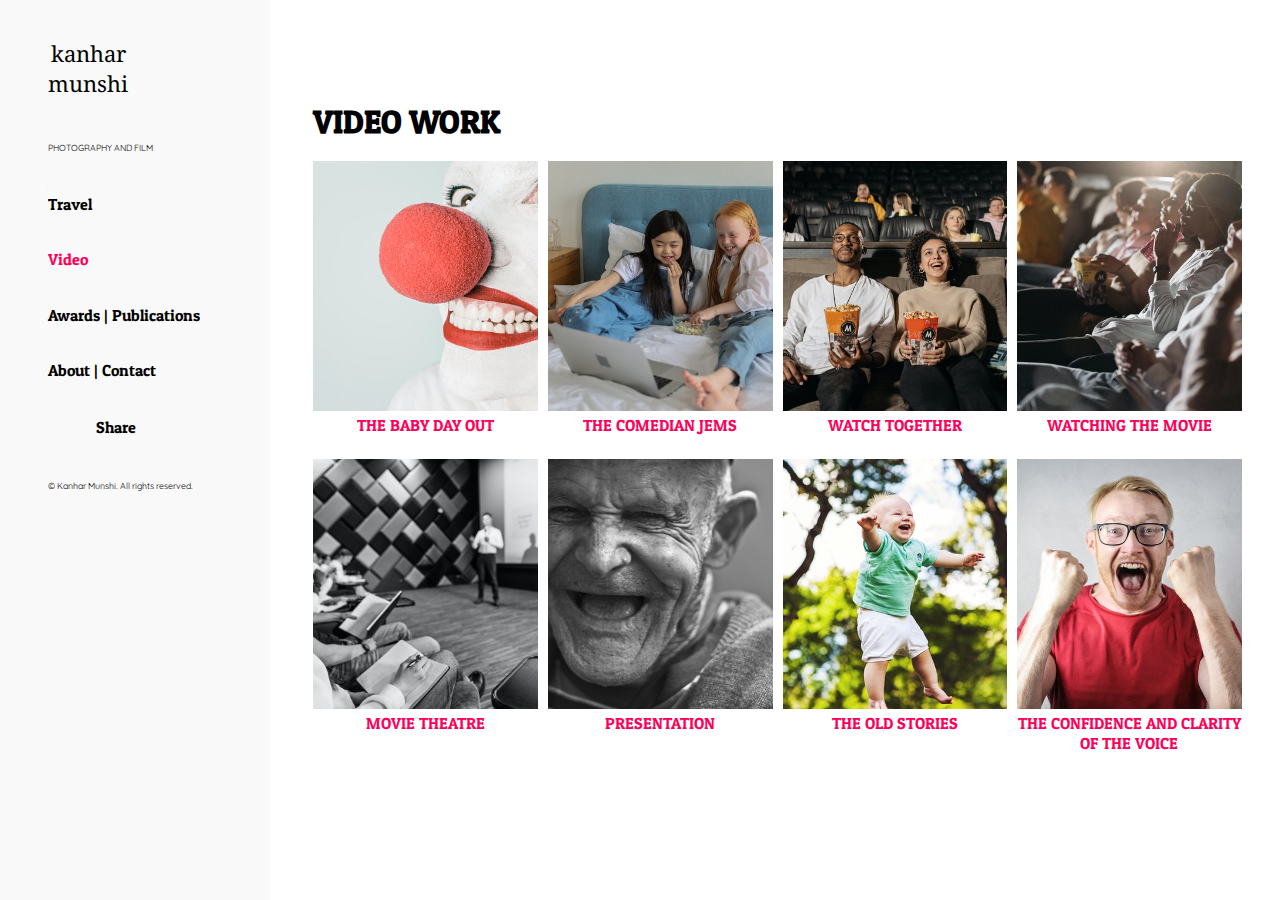
<file: video.html>
<!DOCTYPE html>
<html lang="en">
<head>
    <meta charset="UTF-8">
    <meta http-equiv="X-UA-Compatible" content="IE=edge">
    <meta name="viewport" content="width=device-width, initial-scale=1.0">
    <link rel="stylesheet" href="https://cdnjs.cloudflare.com/ajax/libs/font-awesome/5.15.3/css/all.min.css" integrity="sha512-iBBXm8fW90+nuLcSKlbmrPcLa0OT92xO1BIsZ+ywDWZCvqsWgccV3gFoRBv0z+8dLJgyAHIhR35VZc2oM/gI1w==" crossorigin="anonymous" referrerpolicy="no-referrer" />
    <link rel="stylesheet" href="css/style.css">
    <title>Kanhar Munshi | Video</title>
</head>
<body>

    <!-- nav-btn -->
    <div id="nav-btn">
        <i class="fas fa-bars"></i>
    </div>

    <!-- Header: main-header -->
    <header id="main-header" class="pl-1">
        <div>
            <a href="#" class="logo-text">kanhar<br /> munshi</a>
        </div>
        <div>
            <span>photography and film</span>
        </div>
        <ul>
            <li><a href="travel.html">Travel</a></li>
            <li><a href="#" class="active">Video</a></li>
            <li><a href="awards.html">Awards | Publications</a></li>
            <li><a href="contact.html">About | Contact</a></li>
        </ul>
        <div class="social-icons">
            <a href="#"><i class="fab fa-instagram"></i></a>
            <a href="#"><i class="fab fa-facebook"></i></a>
            <a href="#"><i class="fab fa-twitter"></i></a>
            <a href="#"><i class="fab fa-linkedin"></i></a>
            <a href="#">Share</a>
        </div>
        <div>
            <span>&copy; Kanhar Munshi. All rights reserved.</span>
        </div>
    </header>
    
    <!-- Section: video -->
    <section id="video">
        <div class="container video-container">
            <h2>Video work</h2>
            <!-- <div class="video-items">
                <a href="single_video.html?video_name=the baby day out" class="item">
                    <div>
                        <img src="img/video_7.jpg" alt="">
                    </div>
                    <span>The baby Day out</span>
                </a>
                <a href="single_video.html?video_name=the comedian jems" class="item">
                    <img src="img/video_1.jpg" alt="">
                    <span>The comedian Jems</span>
                </a>
                <a href="single_video.html?video_name=watch together" class="item">
                    <img src="img/video_2.jpg" alt="">
                    <span>Watch together</span>
                </a>
                <a href="single_video.html?video_name=watching the movie" class="item">
                    <img src="img/video_3.jpg" alt="">
                    <span>watching the movie</span>
                </a>
                <a href="single_video.html?video_name=movie theatre" class="item">
                    <img src="img/video_4.jpg" alt="">
                    <span>Movie theatre</span>
                </a>
                <a href="single_video.html?video_name=presentation" class="item">
                    <img src="img/video_5.jpg" alt="">
                    <span>presentation</span>
                </a>
                <a href="single_video.html?video_name=the old stories" class="item">
                    <img src="img/video_6.jpg" alt="">
                    <span>The old stories</span>
                </a>
                <a href="single_video.html?video_name=the confidence and clarity of the voice" class="item">
                    <img src="img/video_8.jpg" alt="">
                    <span>The confidence and clarity of the voice</span>
                </a>
            </div> -->
        </div>
    </section>

    <!-- script -->
    <script src="js/script.js"></script>
    <!-- <script src="js/load_video_html.js"></script> --> <!-- Removed part -->
    <script src="js/video.js"></script>
</body>
</html>
</file>
<file: css/style.css>
@import url('https://fonts.googleapis.com/css2?family=Noto+Serif&display=swap');
@import url('https://fonts.googleapis.com/css2?family=Quicksand:wght@300&display=swap');
@import url('https://fonts.googleapis.com/css2?family=Patua+One&display=swap');
@import url('https://fonts.googleapis.com/css2?family=Lato:wght@300&display=swap');
:root {
    --logo-font: 'Noto Serif', serif;
    --quicksand-font: 'Quicksand', sans-serif;
    --pauta-font: 'Patua One', cursive;
    --lato-font: 'Lato', sans-serif;
}
/* Reset */
* {
    margin: 0;
    padding: 0;
    box-sizing: border-box;
}

/* Core classes */
.container {
    max-width: 1350px;
    margin: auto;
}

a, button {
    text-decoration: none;
    color: #000;
    cursor: pointer;
}

ul {
    list-style: none;
}

img {
    width: 100%;
    height: 250px;
    object-fit: cover;
}

/* Utility classes */
.active {
    color: #ff0059;
}

.liner {
    background: #999;
    width: 30%;
    height: .5px;
    margin: 2.5rem auto;
}

.liner-100 {
    background: rgb(130, 128, 128);
    width: 100%;
    height: 2px;
    margin: 2.5rem 0 .7rem 0;
}

.show {
    display: block !important;
    z-index: 10;
}

.hide {
    display: none !important;
}

.footer-text {
    font-family: var(--lato-font);
    text-align: center;
    padding: 2rem 0 1.2rem 0;
}

/* Padding classes */
.pl-1 { padding: 1.2rem 3rem; }

/* nav-bars */
#nav-btn {
    display: none;
    position: fixed;
    right: 30px;
    top: 20px;
    font-size: 1.75rem;
    cursor: pointer;
    /* background: #ebebeb; */
    /* padding: .3rem .8rem;
    border-radius: 5px; */
}

#nav-btn i { color: #333; }

/* Section: main-header */
#main-header {
    position: fixed;
    width: 270px;
    height: 100vh;
    background: #f9f9f9;
}

#main-header > div {
    padding: 1.2rem 0;
}

#main-header ul li {
    padding: 1.1rem 0;
}

#main-header ul li a {
    font-family: var(--pauta-font);
}

#main-header ul li a:hover {
    color: #ff0059;
}

#main-header div:first-child .logo-text {
    font-family: var(--logo-font);
    font-size: 22px;
    display: inline-block;
    text-align: center;
}

/* #main-header div:first-child {
    padding-bottom: .3rem;
} */

#main-header div:nth-child(2) {
    padding: 1.5rem 0 1.5rem 0;
    font-size: .55rem;
    text-transform: uppercase;
    font-family: var(--quicksand-font);
}

#main-header .social-icons > a {
    padding: 0 .75rem 0 0;
}

#main-header .social-icons > a:last-child {
    padding: 0 0 0 0;
}

#main-header .social-icons > a:hover {
    color: #ff0059;
}

#main-header .social-icons > a:last-child {
    font-family: var(--pauta-font);
}

#main-header div:last-child span {
    font-family: var(--quicksand-font);
    font-size: .55rem;
}

/* Section: travel */
#travel,
#video,
#awards,
#contact,
#single-video,
#video-details {
    margin-left: 275px;
    padding: 8% 3% 0 3%;
}

#travel .travel-container > h2,
#video .video-container > h2,
#single-video .single-video-container > h2,
.video-title,
.video-subtitle {
    font-family: var(--pauta-font);
    margin-bottom: 1.2rem;
    font-size: 2rem;
    text-transform: uppercase;
}

#travel .travel-container .travel-items,
#video .video-container .video-items {
    display: grid;
    grid-template-columns: repeat(4, 1fr);
    grid-gap: 10px;
}

#travel .travel-container .travel-items .item img:hover,
#video .video-container .video-items .item img:hover {
    transition: .3s all;
    opacity: .5;
}

#travel .travel-container .travel-items .item span,
#video .video-container .video-items .item span  {
    display: block;
    text-align: center;
    font-family: var(--pauta-font);
    color: #ff0059;
    text-transform: uppercase;
    margin-bottom: .9rem;
}

/* Section: awards */
#awards .awards-container {
    max-width: 1100px;
    margin: 0 auto;
}

#awards .awards-container .top-item > h2 {
    font-family: var(--pauta-font);
    margin-bottom: 1.2rem;
    font-size: 2rem;
    text-transform: uppercase;
    text-align: center;
    padding: 1.7rem 0;
}

#awards .awards-container .top-item .img-div {
    margin: 0 auto;
    width: 100%;
}

#awards .awards-container .top-item .img-div img {
    width: 100%;
    height: auto;
}

#awards .awards-container .top-item img {
    width: 100%;
    height: 350px;
    object-fit: cover;
}

#awards .awards-container .description-items {
    display: grid;
    grid-template-columns: repeat(2, 1fr);
    /* grid-gap: 1px; */
}

#awards .awards-container .description-items > *:last-child {
    grid-column: 1/ span 2;
}

#awards .awards-container .description-items ul {
    list-style: disc;
    padding-left: 16px;
}

#awards .awards-container .description-items ul li {
    padding: .5rem 0;
}

#awards .awards-container .description-items ul li a {
    font-family: var(--quicksand-font);
}

#awards .awards-container .description-items h3 {
    font-family: var(--pauta-font);
    font-size: 1.5rem;
    margin: 2.2rem 0;
}

#awards .awards-container .description-items .publications h3 {
    text-align: center;
    padding: 3rem 0;
}

#awards .awards-container .description-items .publications .publication-items {
    display: grid;
    grid-template-columns: repeat(2, 1fr);
}

/* Section: Contact */
#contact .contact-container .first-contact-item {
    display: grid;
    grid-template-columns: repeat(2, 1fr);
    grid-gap: 10px;
}

#contact .contact-container .first-contact-item .img-container {
    width: 55%;
    height: 500px;
}

#contact .contact-container .first-contact-item .img-container img {
    width: 100%;
    height: auto;
}

#contact .contact-container .first-contact-item .text-container .first-item h3 {
    margin-top: 0;
    text-transform: uppercase;
}

#contact .contact-container .first-contact-item .text-container {
    margin-left: -40%;
}

#contact .contact-container .first-contact-item .text-container h3 {
    font-family: var(--pauta-font);
    margin: 1.3rem 0;
    font-size: 1.7rem;
}

#contact .contact-container .first-contact-item .text-container p,
#contact .contact-container .third-contact-item p {
    font-family: var(--quicksand-font);
    line-height: 1.5;
    text-align: justify;
}

#contact .contact-container .second-contact-item h4 {
    font-family: var(--pauta-font);
    margin: 1.3rem 0;
    font-size: 1.7rem;
}

#contact .contact-container .second-contact-item .paras {
    display: grid;
    grid-template-columns: repeat(2, 1fr);
    grid-gap: 25px;
    line-height: 1.5;
    font-family: var(--quicksand-font);
    text-align: justify;
}

#contact .contact-container .third-contact-item h5 {
    font-family: var(--pauta-font);
    margin: 1.3rem 0;
    font-size: 1.7rem;
}

#contact .contact-container .fourth-contact-item {
    display: grid;
    grid-template-columns: repeat(2, 1fr);
    grid-gap: 10px;
    text-align: justify;
}

#contact .contact-container .fourth-contact-item .first-child h6 {
    font-family: var(--pauta-font);
    margin: .3rem 0;
    font-size: 1.7rem;
}

#contact .contact-container .fourth-contact-item .first-child p {
    font-family: var(--quicksand-font);
}

#contact .contact-container .fourth-contact-item form .wrapper-item {
    border: 1px solid #000;
}

#contact .contact-container .fourth-contact-item form .form-group input {
    border: none;
    display: inline-block;
    width: 100%;
    outline: none;
    padding: .75rem .7rem;
    border-bottom: 1px solid #000;
    font-family: var(--quicksand-font);
}

#contact .contact-container .fourth-contact-item form .form-group textarea {
    resize: none;
    border: none;
    outline: none;
    padding: .75rem .7rem;
    width: 100%;
    height: 200px;
    font-family: var(--lato-font);
    font-size: 1.1rem;
}

#contact .contact-container .fourth-contact-item form input[type="submit"] {
    font-family: var(--lato-font);
    border: none;
    background: none;
    border: 1px solid #000;
    width: 35%;
    padding: .9rem 0;
    cursor: pointer;
    font-size: .9rem;
    margin-top: .75rem;
}

#contact .contact-container .fourth-contact-item form input[type="submit"]:hover {
    background: #ebebeb;
    transition: .5s all;
}

#contact .contact-container .fifth-contact-item {
    display: grid;
    grid-template-columns: repeat(2, 1fr);
    grid-gap: 15px;
}

#contact .contact-container .fifth-contact-item .img-container {
    width: 55%;
    height: 500px;
}

#contact .contact-container .fifth-contact-item .img-container img {
    width: 100%;
    height: auto;
}

#contact .contact-container .fifth-contact-item .text-c {
    margin-left: -40%;
    text-align: justify;
    font-family: var(--quicksand-font);
    line-height: 1.75;
    align-self: flex-start;
    font-style: italic;
}

#contact .contact-container .right-text .right-text-item {
    display: flex;
    justify-content: space-between;
    padding: 3rem 0;
    font-family: var(--quicksand-font);
    font-style: italic;
}

/* Section: single-video */
#single-video .single-video-container .grid .grid-item:hover {
    cursor: pointer;
    opacity: .4;
    transition: .3s all;
}

#single-video .single-video-container .grid .grid-item::after:hover {
    cursor: pointer;
    content: '';
    position: absolute;
    top: 0;
    right: 0;
    bottom: 0;
    background: rgba(0, 0, 0, 0.2);
    transition: .3s all;
}

/* Section: video-details */
#video-details .video-details-container ul {
    list-style: disc;
    margin-left: 1.5%;
}

#video-details .video-details-container ul li {
    font-family: var(--lato-font);
    padding: .5rem 0;
}

.video-subtitle {
    font-size: 1.2rem;   
}



/* For smaller devices */
@media(max-width: 1400px) {
    #video-details .video-details-container ul {
        margin-left: 1.75%;
    }
}

@media(max-width: 1250px) {
    #travel .travel-container .travel-items,
    #video .video-container .video-items {
        grid-template-columns: repeat(3, 1fr);
    }
}

@media(max-width: 1150px) {
    #travel .travel-container .travel-items,
    #video .video-container .video-items {
        grid-template-columns: repeat(2, 1fr);
    }

    #video-details .video-details-container ul {
        margin-left: 2%;
    }
}

@media(max-width: 900px) {
    #travel .travel-container .travel-items,
    #video .video-container .video-items {
        grid-template-columns: 1fr;
    }

    /* Awards and publications  */
    #awards .awards-container .description-items {
        grid-template-columns: 1fr !important;
    }

    #awards .awards-container .description-items .publications .publication-items {
        grid-template-columns: 1fr;
    }

    #awards .awards-container .description-items > *:last-child {
        grid-column: 1/span 1;
    }

    /* Contact */
    #contact .contact-container .first-contact-item {
        grid-template-columns: 1fr;
        margin-left: 28%;
    }

    #contact .contact-container .first-contact-item .img-container {
        height: auto;
    }

    #contact .contact-container .fourth-contact-item {
        grid-template-columns: 1fr;
    }

    #video-details .video-details-container ul {
        margin-left: 3%;
    }

}

@media(max-width: 800px) {
    #video-details .video-details-container ul {
        margin-left: 3.5%;
    }
}

@media(max-width: 740px) {
    #video-details .video-details-container ul {
        margin-left: 4%;
    }
}

/* @media(max-width: 600px) {

} */

@media(max-width: 620px) {

    /* Show the navbar */
    #nav-btn {
        display: block;
    }

    #main-header {
        /* display: block; */
        transform: translate(-500px);
        transition: transform .3s ease-in-out;
        z-index: 10;
    }

    #main-header.show {
        display: block;
        transform: translate(-20px);
        transition: .3s all;
    }

    /* Contact */
    #contact .contact-container .second-contact-item .paras {
        grid-template-columns: 1fr;
    }

    #contact .contact-container .fifth-contact-item {
        grid-template-columns: 1fr;
    }

    #contact .contact-container .fifth-contact-item .img-container {
        height: auto;
        justify-self: center;
    }

    #contact .contact-container .fifth-contact-item .text-c {
        margin-left: -1%;
    }

    #travel,
    #video,
    #awards,
    #contact,
    #single-video,
    #video-details {
        margin-left: 0;
    }
}
</file>
